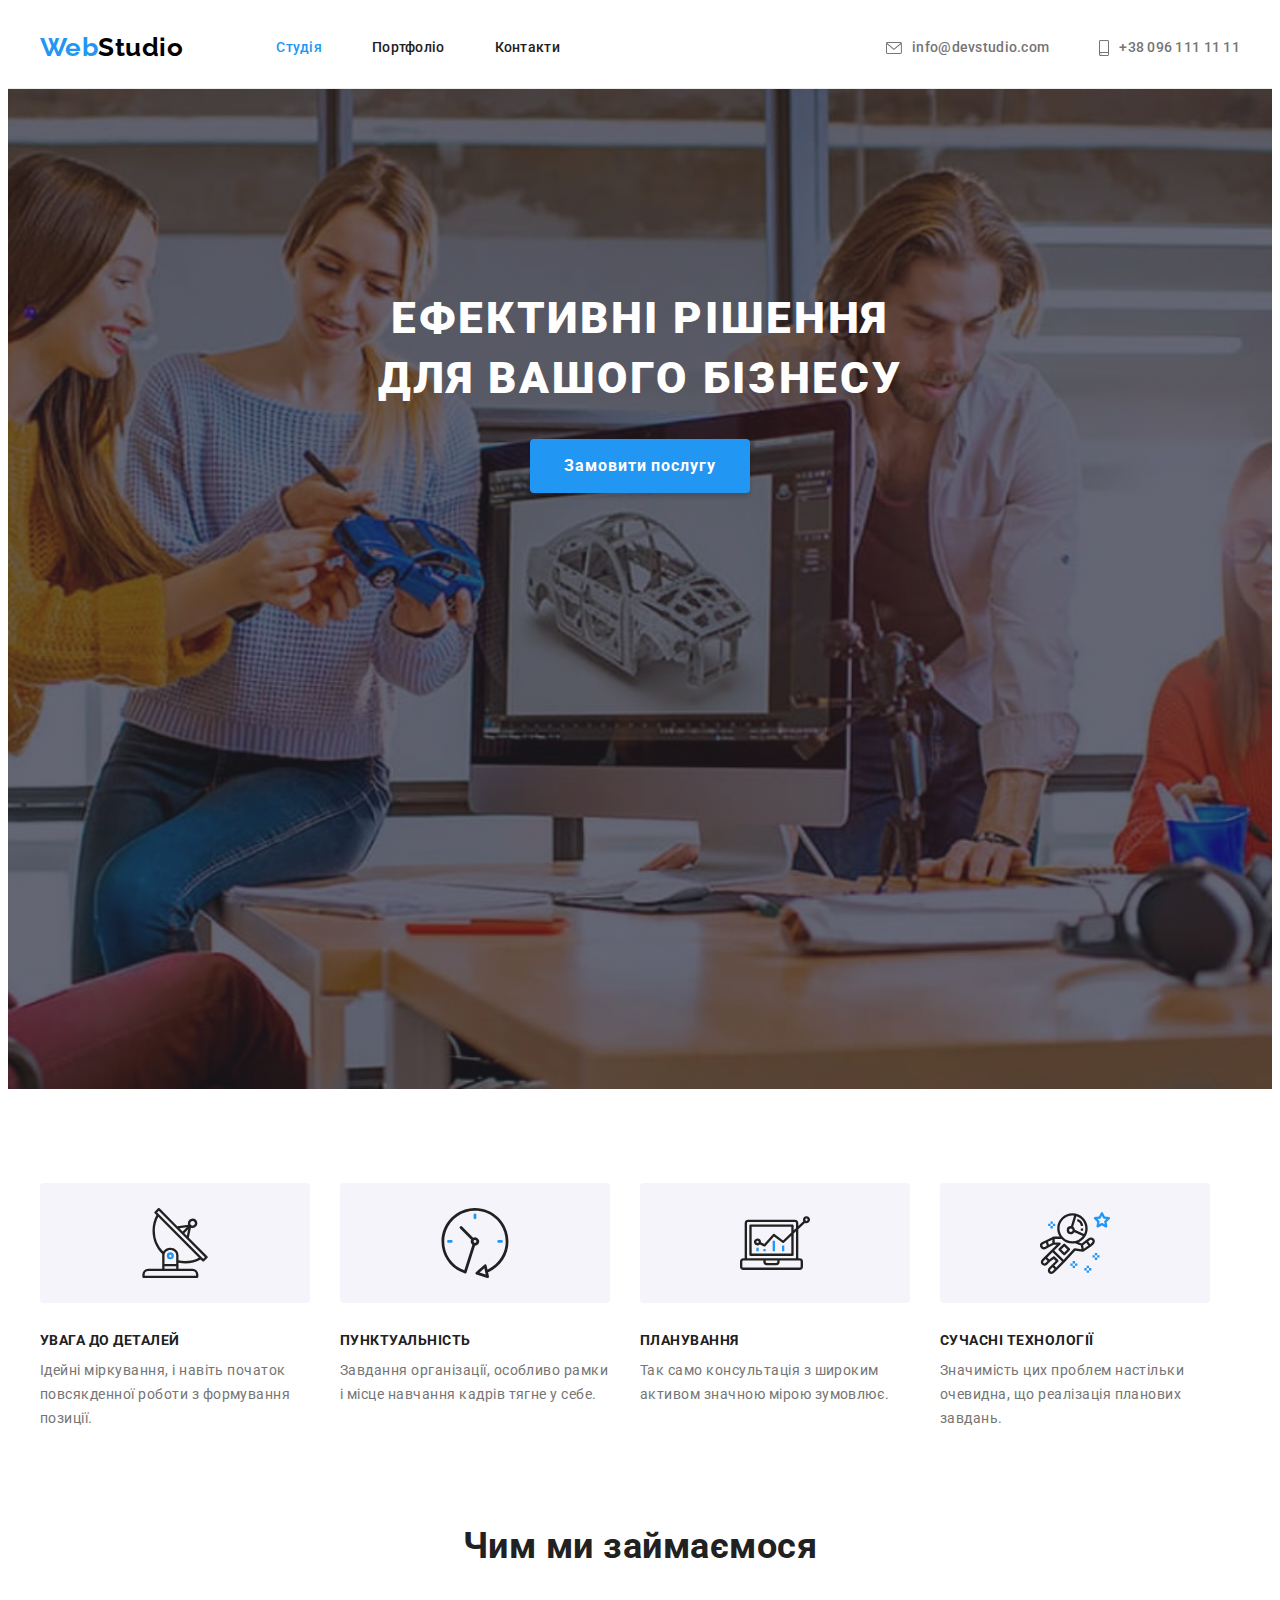
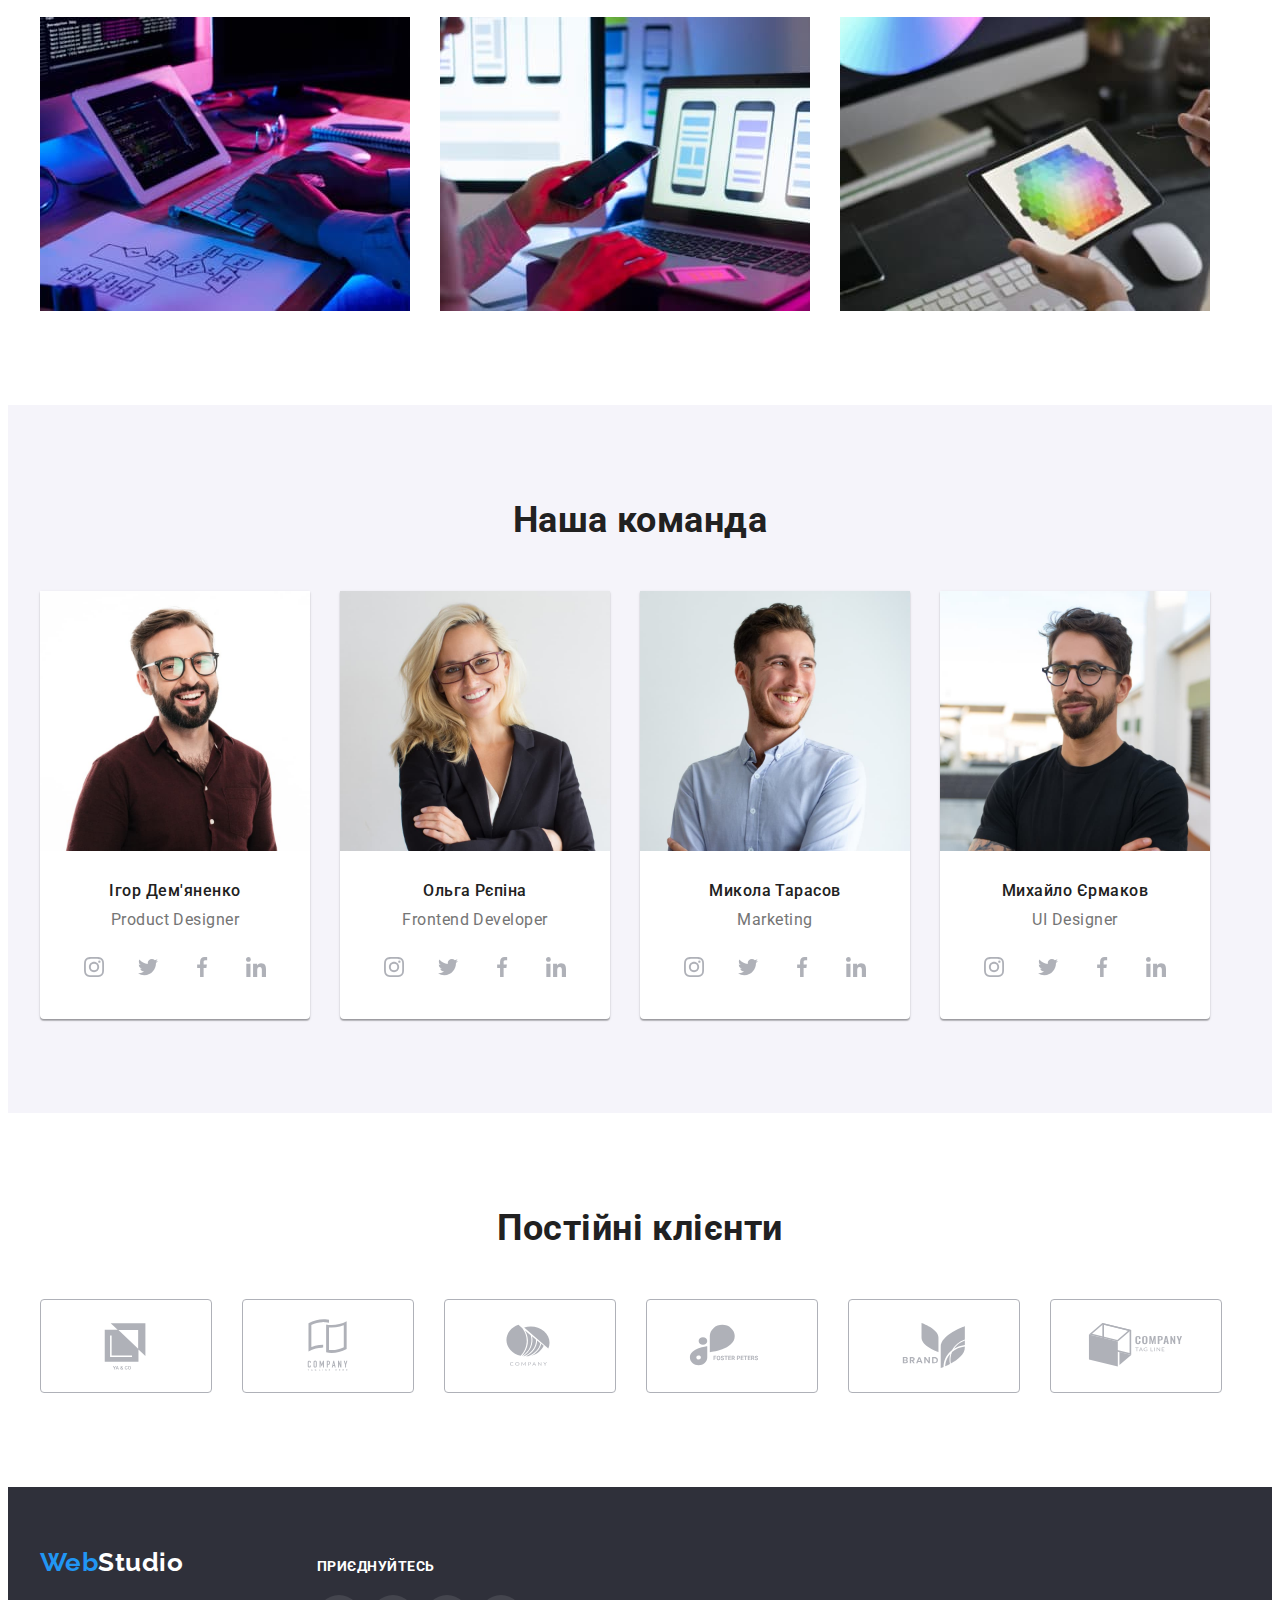
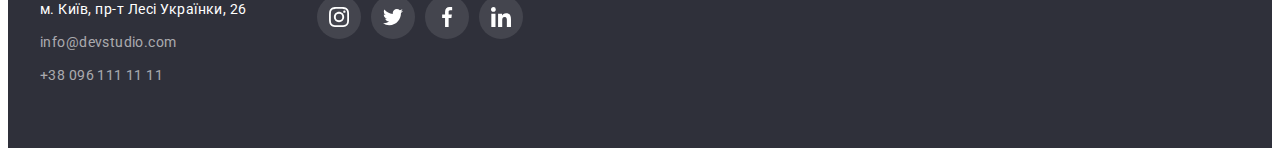
<file: index.html>
<!DOCTYPE html>
<html lang="uk">
	<head>
		<meta charset="UTF-8" />
		<meta http-equiv="X-UA-Compatible" content="IE=edge" />
		<meta name="viewport" content="width=device-width, initial-scale=1.0" />
		<title>Document</title>
		<link rel="preconnect" href="https://fonts.googleapis.com" />
		<link rel="preconnect" href="https://fonts.gstatic.com" crossorigin />
		<link
			href="https://fonts.googleapis.com/css2?family=Raleway:wght@700&family=Roboto:wght@400;500;700;900&display=swap"
			rel="stylesheet"
		/>
		<link
			rel="stylesheet"
			href="https://cdnjs.cloudflare.com/ajax/libs/modern-normalize/1.1.0/modern-normalize.min.css"
			integrity="sha512-wpPYUAdjBVSE4KJnH1VR1HeZfpl1ub8YT/NKx4PuQ5NmX2tKuGu6U/JRp5y+Y8XG2tV+wKQpNHVUX03MfMFn9Q=="
			crossorigin="anonymous"
			referrerpolicy="no-referrer"
		/>
		<link rel="stylesheet" href="./css/styles.css" />
	</head>
	<body>
		<header class="main-header">
			<div class="container page-header">
				<nav class="main-nav">
					<a href="./index.html" lang="en" class="logo"><span class="accent">Web</span>Studio </a>
					<ul class="site-nav">
						<li class="item"><a href="./index.html" class="link current">Студія</a></li>
						<li class="item"><a href="./portfolio.html" class="link">Портфоліо</a></li>
						<li class="item"><a href="" class="link">Контакти</a></li>
					</ul>
				</nav>
				<ul class="contacts">
					<li class="item">
						<a href="mailto:info@devstudio.com" class="link">
							<svg class="item-mail" width="16px" height="12px">
								<use href="./images/symbol-defs.svg#icon-envelope"></use>
							</svg>
							info@devstudio.com</a
						></li
					>
					<li class="item"
						><a href="tel:+380961111111" class="link">
							<svg class="item-phone" width="10px" height="16px">
								<use href="./images/symbol-defs.svg#icon-smartphone"></use>
							</svg>
							+38 096 111 11 11</a
						></li
					>
				</ul>
			</div>
		</header>
		<main>
			<section class="top-title overlay">
				<h1 class="title">Ефективні рішення для вашого бізнесу</h1>
				<button type="button" class="title-button">Замовити послугу</button>
			</section>

			<section class="section">
				<div class="container">
					<h2 class="benefits-title">Переваги студії</h2>
					<ul class="benefits-main">
						<li class="item">
							<div class="item-card">
								<svg class="icon-card">
									<use href="./images/symbol-defs.svg#icon-antenna"></use>
								</svg>
							</div>
							<h3 class="benefits">УВАГА ДО ДЕТАЛЕЙ</h3>
							<p class="benefits-text">
								Ідейні міркування, і навіть початок повсякденної роботи з формування позиції.
							</p>
						</li>
						<li class="item">
							<div class="item-card">
								<svg class="icon-card">
									<use href="./images/symbol-defs.svg#icon-clock"></use>
								</svg>
							</div>
							<h3 class="benefits">ПУНКТУАЛЬНІСТЬ</h3>
							<p class="benefits-text"> Завдання організації, особливо рамки і місце навчання кадрів тягне у себе. </p>
						</li>
						<li class="item">
							<div class="item-card">
								<svg class="icon-card">
									<use href="./images/symbol-defs.svg#icon-diagram"></use>
								</svg>
							</div>
							<h3 class="benefits">ПЛАНУВАННЯ</h3>
							<p class="benefits-text"> Так само консультація з широким активом значною мірою зумовлює. </p>
						</li>
						<li class="item">
							<div class="item-card">
								<svg class="icon-card">
									<use href="./images/symbol-defs.svg#icon-astronaut"></use>
								</svg>
							</div>
							<h3 class="benefits">СУЧАСНІ ТЕХНОЛОГІЇ</h3>
							<p class="benefits-text"> Значимість цих проблем настільки очевидна, що реалізація планових завдань. </p>
						</li>
					</ul>
				</div>
			</section>
			<section class="section middle">
				<div class="container">
					<h2 class="title-section">Чим ми займаємося</h2>
					<ul class="work-example">
						<li class="item">
							<img src="./images/img1.jpg" alt="програміст працюючий за столом" width="370" />
						</li>
						<li class="item">
							<img src="./images/img2.jpg" alt="дізайнер розробляє інтерфейс додатку" width="370" />
						</li>
						<li class="item">
							<img src="./images/img3.jpg" alt="дізайнер вибирає кольори на графічному планшеті" width="370" />
						</li>
					</ul>
				</div>
			</section>
			<section class="section team-all">
				<div class="container">
					<h2 class="title-section">Наша команда</h2>
					<ul class="our-team">
						<li class="team">
							<img src="./images/photo1.jpg" alt="Ігор Дем'яненко" width="270" />
							<div class="team-text">
								<h3 class="team-people">Ігор Дем'яненко</h3>
								<p lang="en" class="team-profession">Product Designer</p>
								<ul class="team-item-social">
									<li class="item-social"
										><a href="" class="social-link"
											><svg class="team-social">
												<use href="./images/symbol-defs.svg#icon-instagram"></use></svg></a
									></li>
									<li class="item-social"
										><a href="" class="social-link"
											><svg class="team-social">
												<use href="./images/symbol-defs.svg#icon-twitter"></use></svg></a
									></li>
									<li class="item-social"
										><a href="" class="social-link"
											><svg class="team-social">
												<use href="./images/symbol-defs.svg#icon-facebook"></use></svg></a
									></li>
									<li class="item-social"
										><a href="" class="social-link"
											><svg class="team-social">
												<use href="./images/symbol-defs.svg#icon-linkedin"></use></svg></a
									></li>
								</ul>
							</div>
						</li>
						<li class="team">
							<img src="./images/photo2.jpg" alt="Ольга Рєпіна" width="270" />
							<div class="team-text">
								<h3 class="team-people">Ольга Рєпіна</h3>
								<p lang="en" class="team-profession">Frontend Developer</p>
								<ul class="team-item-social">
									<li class="item-social"
										><a href="" class="social-link"
											><svg class="team-social">
												<use href="./images/symbol-defs.svg#icon-instagram"></use></svg></a
									></li>
									<li class="item-social"
										><a href="" class="social-link"
											><svg class="team-social">
												<use href="./images/symbol-defs.svg#icon-twitter"></use></svg></a
									></li>
									<li class="item-social"
										><a href="" class="social-link"
											><svg class="team-social">
												<use href="./images/symbol-defs.svg#icon-facebook"></use></svg></a
									></li>
									<li class="item-social"
										><a href="" class="social-link"
											><svg class="team-social">
												<use href="./images/symbol-defs.svg#icon-linkedin"></use></svg></a
									></li>
								</ul>
							</div>
						</li>
						<li class="team">
							<img src="./images/photo3.jpg" alt="Микола Тарасов" width="270" />
							<div class="team-text">
								<h3 class="team-people">Микола Тарасов</h3>
								<p lang="en" class="team-profession">Marketing</p>
								<ul class="team-item-social">
									<li class="item-social"
										><a href="" class="social-link"
											><svg class="team-social">
												<use href="./images/symbol-defs.svg#icon-instagram"></use></svg></a
									></li>
									<li class="item-social"
										><a href="" class="social-link"
											><svg class="team-social">
												<use href="./images/symbol-defs.svg#icon-twitter"></use></svg></a
									></li>
									<li class="item-social"
										><a href="" class="social-link"
											><svg class="team-social">
												<use href="./images/symbol-defs.svg#icon-facebook"></use></svg></a
									></li>
									<li class="item-social"
										><a href="" class="social-link"
											><svg class="team-social">
												<use href="./images/symbol-defs.svg#icon-linkedin"></use></svg></a
									></li>
								</ul>
							</div>
						</li>
						<li class="team">
							<img src="./images/photo4.jpg" alt="Михайло Єрмаков" width="270" />
							<div class="team-text">
								<h3 class="team-people">Михайло Єрмаков</h3>
								<p lang="en" class="team-profession">UI Designer</p>
								<ul class="team-item-social">
									<li class="item-social"
										><a href="" class="social-link"
											><svg class="team-social">
												<use href="./images/symbol-defs.svg#icon-instagram"></use></svg></a
									></li>
									<li class="item-social"
										><a href="" class="social-link"
											><svg class="team-social">
												<use href="./images/symbol-defs.svg#icon-twitter"></use></svg></a
									></li>
									<li class="item-social"
										><a href="" class="social-link"
											><svg class="team-social">
												<use href="./images/symbol-defs.svg#icon-facebook"></use></svg></a
									></li>
									<li class="item-social"
										><a href="" class="social-link"
											><svg class="team-social">
												<use href="./images/symbol-defs.svg#icon-linkedin"></use></svg></a
									></li>
								</ul>
							</div>
						</li>
					</ul>
				</div>
			</section>
			<section class="section">
				<div class="container">
					<h2 class="title-section">Постійні клієнти</h2>
					<ul class="client">
						<li
							><a href="" class="client-link"
								><svg class="client-logo">
									<use href="./images/symbol-defs.svg#icon-Logo1"></use></svg></a
						></li>
						<li
							><a href="" class="client-link"
								><svg class="client-logo">
									<use href="./images/symbol-defs.svg#icon-Logo2"></use></svg></a
						></li>
						<li
							><a href="" class="client-link"
								><svg class="client-logo">
									<use href="./images/symbol-defs.svg#icon-Logo3"></use></svg></a
						></li>
						<li
							><a href="" class="client-link"
								><svg class="client-logo">
									<use href="./images/symbol-defs.svg#icon-Logo4"></use></svg></a
						></li>
						<li
							><a href="" class="client-link"
								><svg class="client-logo">
									<use href="./images/symbol-defs.svg#icon-Logo5"></use></svg></a
						></li>
						<li
							><a href="" class="client-link"
								><svg class="client-logo">
									<use href="./images/symbol-defs.svg#icon-Logo6"></use></svg></a
						></li>
					</ul>
				</div>
			</section>
		</main>
		<footer class="page-footer">
			<div class="container footer-all">
				<div class="first-part-footer">
				<a href="./index.html" lang="en" class="logo-footer"><span class="accent">Web</span>Studio</a>
				<address class="offline-address">
					м. Київ, пр-т Лесі Українки, 26 <br />
					<div class="contacts-footer">
						<a href="mailto:info@devstudio.com" class="link-footer">info@devstudio.com</a> <br />
						<a href="tel:+380961111111" class="link-footer">+38 096 111 11 11</a>
					</div>
				</address>
				</div>
				<div class="come-back">
					<p class="connection-social">приєднуйтесь</p>
					<ul class="net-item-social">
						<li class="item-social"
							><a href="" class="social-link"
								><svg class="team-social">
									<use href="./images/symbol-defs.svg#icon-instagram"></use></svg></a
						></li>
						<li class="item-social"
							><a href="" class="social-link"
								><svg class="team-social">
									<use href="./images/symbol-defs.svg#icon-twitter"></use></svg></a
						></li>
						<li class="item-social"
							><a href="" class="social-link"
								><svg class="team-social">
									<use href="./images/symbol-defs.svg#icon-facebook"></use></svg></a
						></li>
						<li class="item-social"
							><a href="" class="social-link"
								><svg class="team-social">
									<use href="./images/symbol-defs.svg#icon-linkedin"></use></svg></a
						></li>
					</ul>
				</div>
			</div>
		</footer>
	</body>
</html>
</file>
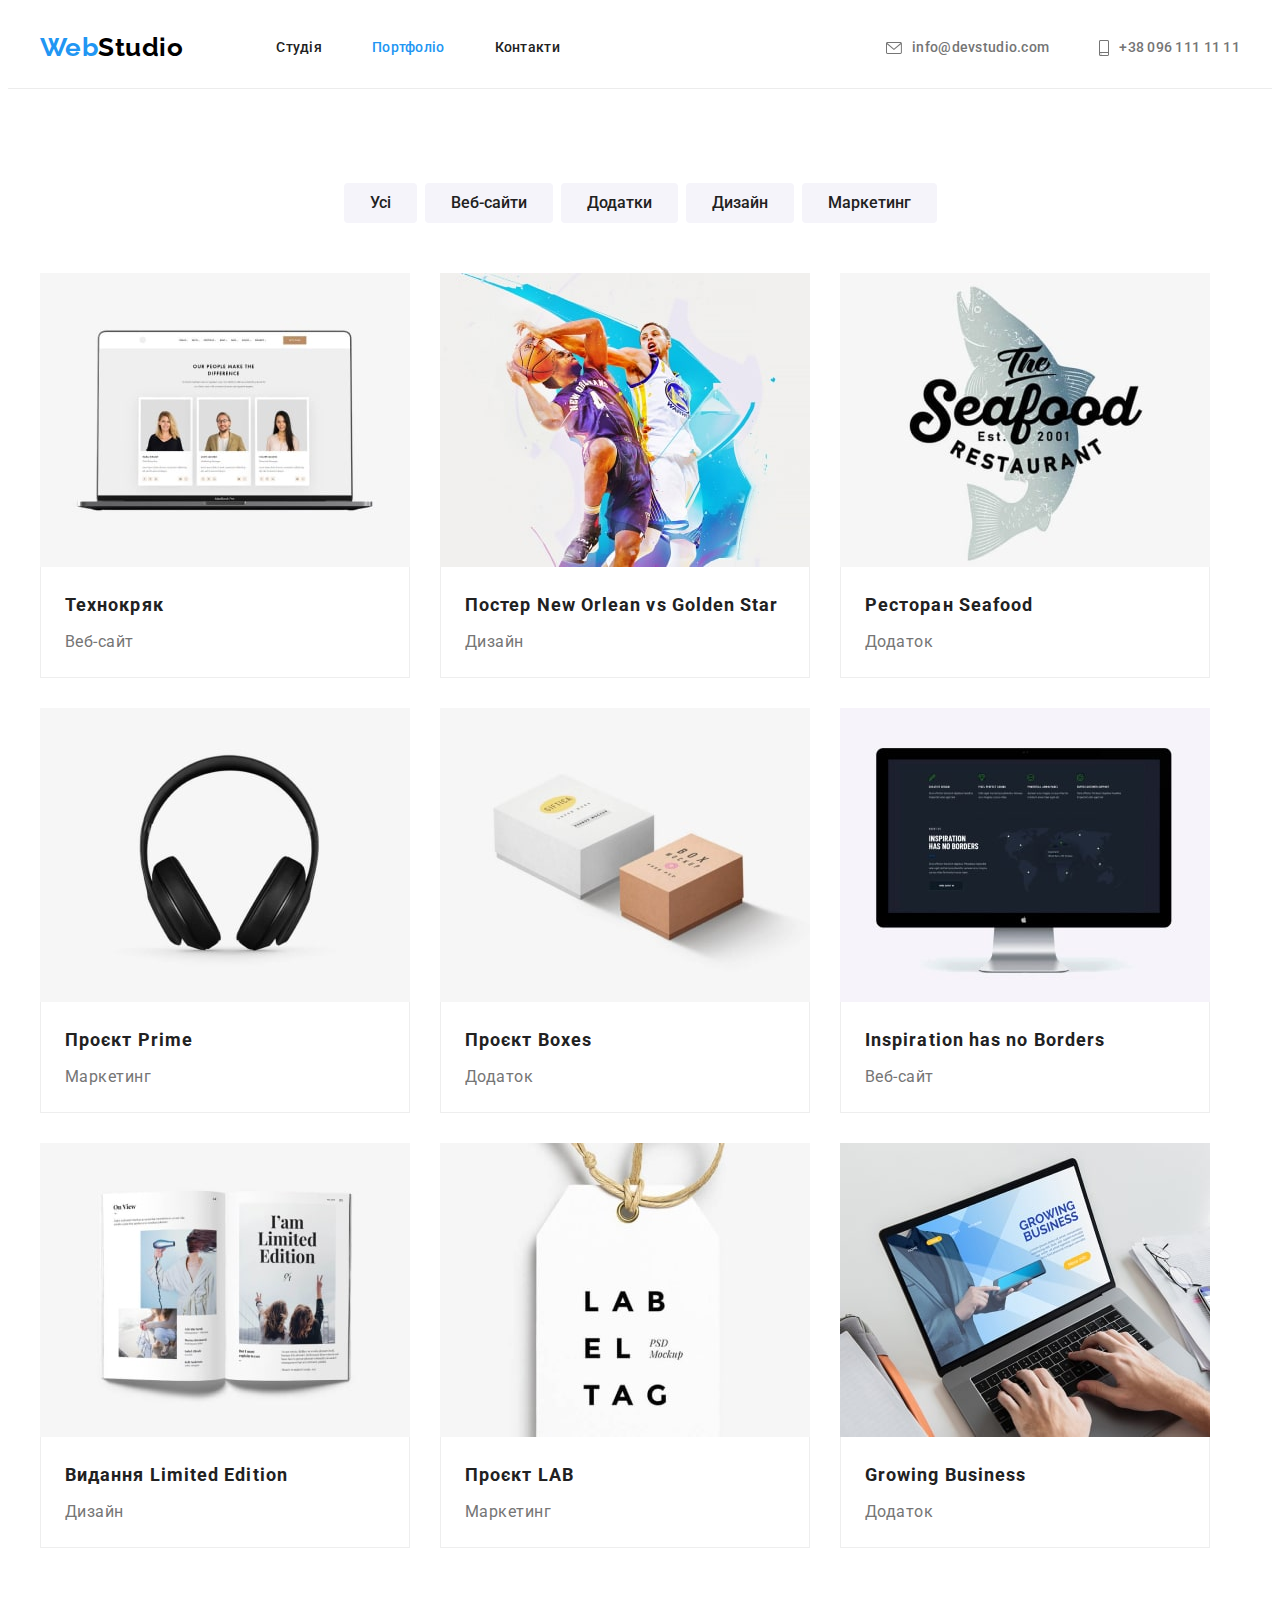
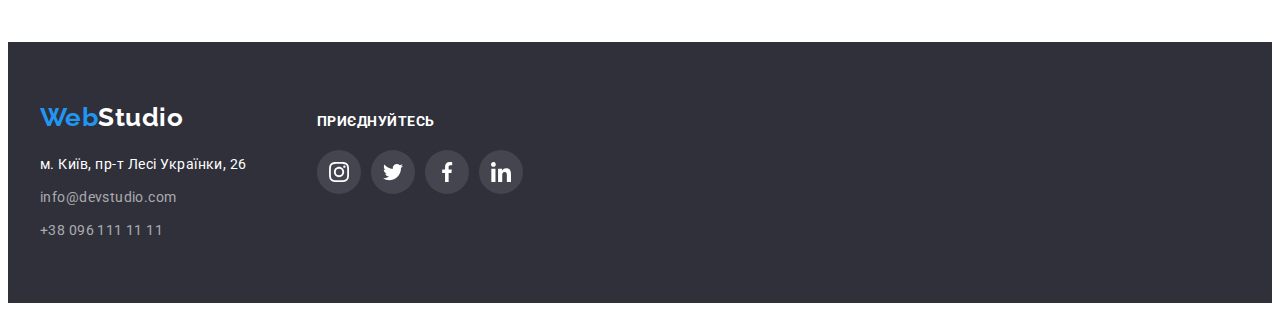
<file: portfolio.html>
<!DOCTYPE html>
<html lang="uk">
	<head>
		<meta charset="UTF-8" />
		<meta http-equiv="X-UA-Compatible" content="IE=edge" />
		<meta name="viewport" content="width=device-width, initial-scale=1.0" />
		<title>Document</title>
		<link rel="preconnect" href="https://fonts.googleapis.com" />
		<link rel="preconnect" href="https://fonts.gstatic.com" crossorigin />
		<link
			href="https://fonts.googleapis.com/css2?family=Raleway:wght@700&family=Roboto:wght@400;500;700;900&display=swap"
			rel="stylesheet"
		/>
		<link
			rel="stylesheet"
			href="https://cdnjs.cloudflare.com/ajax/libs/modern-normalize/1.1.0/modern-normalize.min.css"
			integrity="sha512-wpPYUAdjBVSE4KJnH1VR1HeZfpl1ub8YT/NKx4PuQ5NmX2tKuGu6U/JRp5y+Y8XG2tV+wKQpNHVUX03MfMFn9Q=="
			crossorigin="anonymous"
			referrerpolicy="no-referrer"
		/>
		<link rel="stylesheet" href="./css/styles.css" />
	</head>

	<body>
		<header class="main-header">
			<div class="container page-header">
				<nav class="main-nav">
					<a href="./index.html" lang="en" class="logo"><span class="accent">Web</span>Studio </a>
					<ul class="site-nav">
						<li class="item"><a href="./index.html" class="link">Студія</a></li>
						<li class="item"><a href="./portfolio.html" class="link current">Портфоліо</a></li>
						<li class="item"><a href="" class="link">Контакти</a></li>
					</ul>
				</nav>
				<ul class="contacts">
					<li class="item">
						<a href="mailto:info@devstudio.com" class="link">
							<svg class="item-mail" width="16px" height="12px">
								<use href="./images/symbol-defs.svg#icon-envelope"></use>
							</svg>
							info@devstudio.com</a
						></li
					>
					<li class="item"
						><a href="tel:+380961111111" class="link">
							<svg class="item-phone" width="10px" height="16px">
								<use href="./images/symbol-defs.svg#icon-smartphone"></use>
							</svg>
							+38 096 111 11 11</a
						></li
					>
				</ul>
			</div>
		</header>
		<main>
			<section class="section">
				<div class="container">
					<h1 class="filter-title">Портфоліо</h1>
					<ul class="filter">
						<li class="item"><button type="button" class="filter-button">Усі</button></li>
						<li class="item"><button type="button" class="filter-button">Веб-сайти</button></li>
						<li class="item"><button type="button" class="filter-button">Додатки</button></li>
						<li class="item"><button type="button" class="filter-button">Дизайн</button></li>
						<li class="item"><button type="button" class="filter-button">Маркетинг</button></li>
					</ul>

					<ul class="element">
						<li class="works">
							<a href="" class="list">
								<img src="./images/p1.jpg" alt="Технокряк" width="370" height="294" />
								<div class="works-content">
									<h2 class="element-title">Технокряк</h2>
									<p class="element-text">Веб-сайт</p>
								</div>
							</a>
						</li>
						<li class="works">
							<a href="" class="list">
								<img src="./images/p2.jpg" alt="Баскетболісти" width="370" height="294" />
								<div class="works-content">
									<h2 class="element-title">Постер <span lang="en">New Orlean vs Golden Star</span></h2>
									<p class="element-text">Дизайн</p>
								</div>
							</a>
						</li>
						<li class="works">
							<a href="" class="list">
								<img src="./images/p3.jpg" alt="Назва ресторану" width="370" height="294" />
								<div class="works-content">
									<h2 class="element-title">Ресторан <span lang="en">Seafood</span></h2>
									<p class="element-text">Додаток</p>
								</div>
							</a>
						</li>

						<li class="works">
							<a href="" class="list">
								<img src="./images/p4.jpg" alt="Навушники" width="370" height="294" />
								<div class="works-content">
									<h2 class="element-title">Проєкт <span lang="en">Prime</span></h2>
									<p class="element-text">Маркетинг</p>
								</div>
							</a>
						</li>
						<li class="works">
							<a href="" class="list">
								<img src="./images/p5.jpg" alt="Коробки" width="370" height="294" />
								<div class="works-content">
									<h2 class="element-title">Проєкт <span lang="en">Boxes</span></h2>
									<p class="element-text">Додаток</p>
								</div>
							</a>
						</li>
						<li class="works">
							<a href="" class="list">
								<img src="./images/p6.jpg" alt="Монитор" width="370" height="294" />
								<div class="works-content">
									<h2 class="element-title"><span lang="en">Inspiration has no Borders</span></h2>
									<p class="element-text">Веб-сайт</p>
								</div>
							</a>
						</li>
						<li class="works">
							<a href="" class="list">
								<img src="./images/p7.jpg" alt="Журнал" width="370" height="294" />
								<div class="works-content">
									<h2 class="element-title">Видання <span lang="en">Limited Edition</span></h2>
									<p class="element-text">Дизайн</p>
								</div>
							</a>
						</li>
						<li class="works">
							<a href="" class="list">
								<img src="./images/p8.jpg" alt="Бирка" width="370" height="294" />
								<div class="works-content">
									<h2 class="element-title">Проєкт <span lang="en">LAB</span></h2>
									<p class="element-text">Маркетинг</p>
								</div>
							</a>
						</li>
						<li class="works">
							<a href="" class="list">
								<img src="./images/p9.jpg" alt="Ноутбук" width="370" height="294" />
								<div class="works-content">
									<h2 class="element-title"><span lang="en">Growing Business</span></h2>
									<p class="element-text">Додаток</p>
								</div>
							</a>
						</li>
					</ul>
				</div>
			</section>
		</main>
		<footer class="page-footer">
			<div class="container footer-all">
				<div class="first-part-footer">
				<a href="./index.html" lang="en" class="logo-footer"><span class="accent">Web</span>Studio</a>
				<address class="offline-address">
					м. Київ, пр-т Лесі Українки, 26 <br />
					<div class="contacts-footer">
						<a href="mailto:info@devstudio.com" class="link-footer">info@devstudio.com</a> <br />
						<a href="tel:+380961111111" class="link-footer">+38 096 111 11 11</a>
					</div>
				</address>
				</div>
				<div class="come-back">
					<p class="connection-social">приєднуйтесь</p>
					<ul class="net-item-social">
						<li class="item-social"
							><a href="" class="social-link"
								><svg class="team-social">
									<use href="./images/symbol-defs.svg#icon-instagram"></use></svg></a
						></li>
						<li class="item-social"
							><a href="" class="social-link"
								><svg class="team-social">
									<use href="./images/symbol-defs.svg#icon-twitter"></use></svg></a
						></li>
						<li class="item-social"
							><a href="" class="social-link"
								><svg class="team-social">
									<use href="./images/symbol-defs.svg#icon-facebook"></use></svg></a
						></li>
						<li class="item-social"
							><a href="" class="social-link"
								><svg class="team-social">
									<use href="./images/symbol-defs.svg#icon-linkedin"></use></svg></a
						></li>
					</ul>
				</div>
			</div>
		</footer>
	</body>
</html>
</file>
<file: css/styles.css>
:root {
	--primary-text-color: #757575;
	--title-text-color: #212121;
	--accent-color: #2196f3;
	--primary-bg-color: #f5f5f5;
	--bg-button: #f5f4fa;
	--accent-button-color: #ffffff;
	--card-set-gap: 30px;
}
body {
	color: var(--title-text-color);
	/* background: var(--primary-bg-color); */
	font-family: Roboto, sans-serif;
	letter-spacing: 0.03em;
}

h1,
h2,
h3,
h4,
p {
	margin: 0;
}

ul {
	list-style: none;
	margin: 0;
	padding: 0;
}
img {
	display: block;
	max-width: 100%;
}

.section {
	padding-top: 94px;
	padding-bottom: 94px;
}
.middle {
	padding-top: 0;
}

.main-header {
	border-bottom: 1px solid #ececec;
}
.page-header {
	display: flex;
	align-items: center;
	justify-content: space-between;
	margin-left: auto;
}
.container {
	padding-left: 15px;
	padding-right: 15px;
	margin-left: auto;
	margin-right: auto;
	width: 1200px;
}

.main-nav {
	display: flex;
	align-items: center;
}
.logo {
	display: block;
	padding-top: 24px;
	padding-bottom: 25px;

	color: #000000;
	font-family: Raleway, sans-serif;
	font-weight: 700;
	font-size: 26px;
	line-height: 1.19;
	text-decoration: none;
}
.accent {
	color: var(--accent-color);
}
.link {
	display: flex;
	align-items: center;
	justify-content: center;

	color: var(--primary-text-color);
	font-weight: 500;
	font-size: 14px;
	line-height: 1.14;
	letter-spacing: 0.02em;
	text-decoration: none;
}
.link:hover,
.link:focus {
	color: var(--accent-color);
}
.link:hover svg,
.link:focus svg {
	fill: var(--accent-color);
}

.site-nav {
	display: flex;
	margin-left: 93px;
}
.site-nav .item:not(:last-child) {
	margin-right: 50px;
}
.site-nav a {
	color: var(--title-text-color);
}
.site-nav a:hover,
.site-nav a:focus {
	color: var(--accent-color);
}
.site-nav .link.current {
	color: var(--accent-color);
}
.contacts {
	display: flex;
	align-items: center;
}
.contacts .item + .item {
	margin-left: 50px;
}
.item-mail,
.item-phone {
	margin-right: 10px;
	fill: var(--primary-text-color);
}
.item-mail:hover,
.item-phone:hover,
.item-mail:focus,
.item-phone:focus {
	fill: var(--accent-color);
}

.filter-title {
	display: none;
}
.filter {
	display: flex;
	justify-content: center;
	margin-bottom: 50px;
}
.filter .item + .item {
	margin-left: 8px;
}
.filter-button {
	display: inline-block;
	/* box-shadow: 0px 3px 1px rgba(0, 0, 0, 0.1), 0px 1px 2px rgba(0, 0, 0, 0.08), 0px 2px 2px rgba(0, 0, 0, 0.12); */
	border-radius: 4px;
	padding: 6px 25px;
	min-width: 73px;
	text-align: center;
	border: 1px solid transparent;

	color: var(--title-text-color);
	background-color: var(--bg-button);
	font-family: inherit;
	font-weight: 500;
	font-size: 16px;
	line-height: 1.62;
	cursor: pointer;
	text-decoration: none;
}
.filter-button:not(:first-child) {
	padding: 6px 22px;
}
.filter-button:hover,
.filter-button:focus {
	color: var(--accent-button-color);
	background-color: var(--accent-color);
	box-shadow: 0px 3px 1px rgba(0, 0, 0, 0.1), 0px 1px 2px rgba(0, 0, 0, 0.08), 0px 2px 2px rgba(0, 0, 0, 0.12);
}
.element {
	padding: 0;
	margin: 0;
	list-style: none;
	display: flex;
	flex-wrap: wrap;
	margin-left: calc(-1 * var(--card-set-gap));
	margin-top: calc(-1 * var(--card-set-gap));
}
.works {
	flex-basis: calc(100% / 3-var(--card-set-gap));
	margin-left: var(--card-set-gap);
	margin-top: var(--card-set-gap);
	background-color: #ffffff;
}
.works:hover,
.works:focus {
	box-shadow: 0px 1px 1px rgba(0, 0, 0, 0.12), 0px 4px 4px rgba(0, 0, 0, 0.06), 1px 4px 6px rgba(0, 0, 0, 0.16);
}

.list {
	text-decoration: none;
}

.works-content {
	padding: 20px 24px;
	border: 1px solid #eeeeee;
	border-top: none;
}
.element-title {
	color: var(--title-text-color);
	font-weight: 700;
	font-size: 18px;
	line-height: 2;
	letter-spacing: 0.06em;
}
.element-text {
	margin-top: 4px;

	color: var(--primary-text-color);
	font-size: 16px;
	line-height: 1.88;
}
.logo-footer {
	display: block;

	color: var(--accent-button-color);
	font-family: Raleway, sans-serif;
	font-weight: 700;
	font-size: 26px;
	line-height: 1.19;
	text-decoration: none;
}

.top-title {
	text-align: center;
	margin-top: 0;
	margin-bottom: 0;
	padding: 200px 0;
}

.page-footer {
	padding-top: 60px;
	padding-bottom: 60px;
}
.page-footer,
.top-title {
	background: #2f303a;
	justify-content: center;
}
.overlay {
	max-width: 1600px;
	height: 600px;
	margin-left: auto;
	margin-right: auto;
	background: #c4c4c4;
	background-image: linear-gradient(to right, rgba(47, 48, 58, 0.4), rgba(47, 48, 58, 0.4)),
		url("../images/overlay.jpg");
	background-repeat: no-repeat;
	background-size: cover;
	background-position: center;
}

.offline-address {
	display: block;
	margin-top: 20px;

	font-style: normal;
	font-size: 14px;
	line-height: 1.71;
	color: #ffffff;
}

.link-footer {
	display: inline-block;
	margin-top: 9px;

	font-family: Roboto, sans-serif;
	letter-spacing: 0.03em;
	font-size: 14px;
	line-height: 1.71;
	color: rgba(255, 255, 255, 0.6);
	text-decoration: none;
}
.link-footer:hover,
.link-footer:focus {
	color: var(--accent-color);
}

.title {
	margin-bottom: 30px;
	width: 600px;
	margin-left: auto;
	margin-right: auto;

	font-weight: 900;
	font-size: 44px;
	line-height: 1.36;
	text-align: center;
	letter-spacing: 0.06em;
	text-transform: uppercase;
	color: #ffffff;
}
.title-button {
	padding: 10px 32px;

	font-family: inherit;
	font-weight: 700;
	font-size: 16px;
	line-height: 1.88;
	display: inline-block;
	align-items: center;
	text-align: center;
	letter-spacing: 0.06em;
	color: #ffffff;
	background: #2196f3;
	box-shadow: 0px 4px 4px rgba(0, 0, 0, 0.15);
	border-radius: 4px;
	border-color: transparent;
}
.benefits-main {
	display: flex;
}

.benefits-title {
	display: none;
}
.benefits-main .item + .item {
	margin-left: 30px;
}

.item-card {
	display: flex;
	height: 120px;
	background-color: #f5f4fa;
	border-radius: 4px;
	margin-bottom: 30px;
	justify-content: center;
	align-items: center;
}
.icon-card {
	width: 70px;
	height: 70px;
}
/* .icon-antenna::before {
	background-image: url(../images/antenna.svg);
}
.icon-clock::before {
	background-image: url(../images/clock.svg);
}
.icon-diagram::before{
	background-image: url(../images/diagram.svg);
}
.icon-astronaut::before{
	background-image: url(../images/astronaut.svg);
} */

.benefits {
	font-weight: 700;
	font-size: 14px;
	line-height: 1.14;
	text-transform: uppercase;

	color: var(--title-text-color);
}
.benefits-text {
	margin-top: 10px;
	width: 270px;

	font-size: 14px;
	line-height: 1.71;
	color: var(--primary-text-color);
}
.title-section {
	font-weight: 700;
	font-size: 36px;
	line-height: 1.17;
	text-align: center;
	color: var(--title-text-color);
}
.work-example {
	display: flex;
	margin-top: 50px;
}
.work-example .item + .item {
	margin-left: 30px;
}
.team-all {
	background: #f5f4fa;
}
.our-team {
	display: flex;
	margin-top: 50px;
}
.our-team .team + .team {
	margin-left: 30px;
}
.team {
	background: var(--accent-button-color);
	box-shadow: 0px 1px 3px rgba(0, 0, 0, 0.12), 0px 1px 1px rgba(0, 0, 0, 0.14), 0px 2px 1px rgba(0, 0, 0, 0.2);
	border-radius: 0px 0px 4px 4px;
}
.team-text {
	padding: 30px 0;
}
.team-people {
	font-weight: 500;
	font-size: 16px;
	line-height: 1.19;
	text-align: center;
	color: var(--title-text-color);
}
.team-profession {
	margin-top: 10px;

	font-size: 16px;
	line-height: 1.19;
	text-align: center;
	color: var(--primary-text-color);
}
.team-item-social {
	display: flex;
	justify-content: center;
	margin-top: 16px;
}
.social-link {
	width: 44px;
	height: 44px;
	background-color: var(--accent-button-color);
	border-radius: 50%;
	display: flex;
	align-items: center;
	justify-content: center;
}
.social-link:hover,
.social-link:focus {
	background: var(--accent-color);
}
.social-link:hover svg,
.social-link:focus svg {
	fill: var(--accent-button-color);
}
.item-social {
	justify-content: center;
}

.item-social:not(:first-child) {
	margin-left: 10px;
}
.team-social {
	width: 20px;
	height: 20px;
	fill: #afb1b8;
}
.team-social:hover,
.team-social:focus {
	color: var(--accent-button-color);
}
.client {
	display: flex;
	gap: 30px;
	margin-top: 50px;
}

.client-link {
	width: 170px;
	height: 92px;
	border: 1px solid #afb1b8;
	border-radius: 4px;
	display: flex;
	align-items: center;
	justify-content: center;
}
.client-link:hover,
.client-link:focus {
	border: 1px solid #2196f3;
}
.client-link:hover svg,
.client-link:focus svg {
	fill: var(--accent-color);
}
.client-logo {
	width: 106px;
	height: 60px;
	fill: #afb1b8;
}
.connection-social {
	font-weight: 700;
	font-size: 14px;
	line-height: 1.14;
	text-transform: uppercase;

	color: var(--accent-button-color);
}
.net-item-social {
	display: flex;
	margin-top: 20px;
}
.net-item-social:not(:last-child) {
	margin-right: 10px;
}
.net-item-social .social-link {
	width: 44px;
	height: 44px;
	background-color: rgba(255, 255, 255, 0.1);
	border-radius: 50%;
	display: flex;
	align-items: center;
	justify-content: center;
}
.net-item-social .social-link:hover,
.net-item-social .social-link:focus {
	background: var(--accent-color);
}
.net-item-social .team-social {
	width: 20px;
	height: 20px;
	fill: var(--accent-button-color);
}
.footer-all {
	display: flex;
	gap: 70px;
	align-items: baseline;
	
}
/* .come-back {
	padding-top: 12px;
} */
</file>
